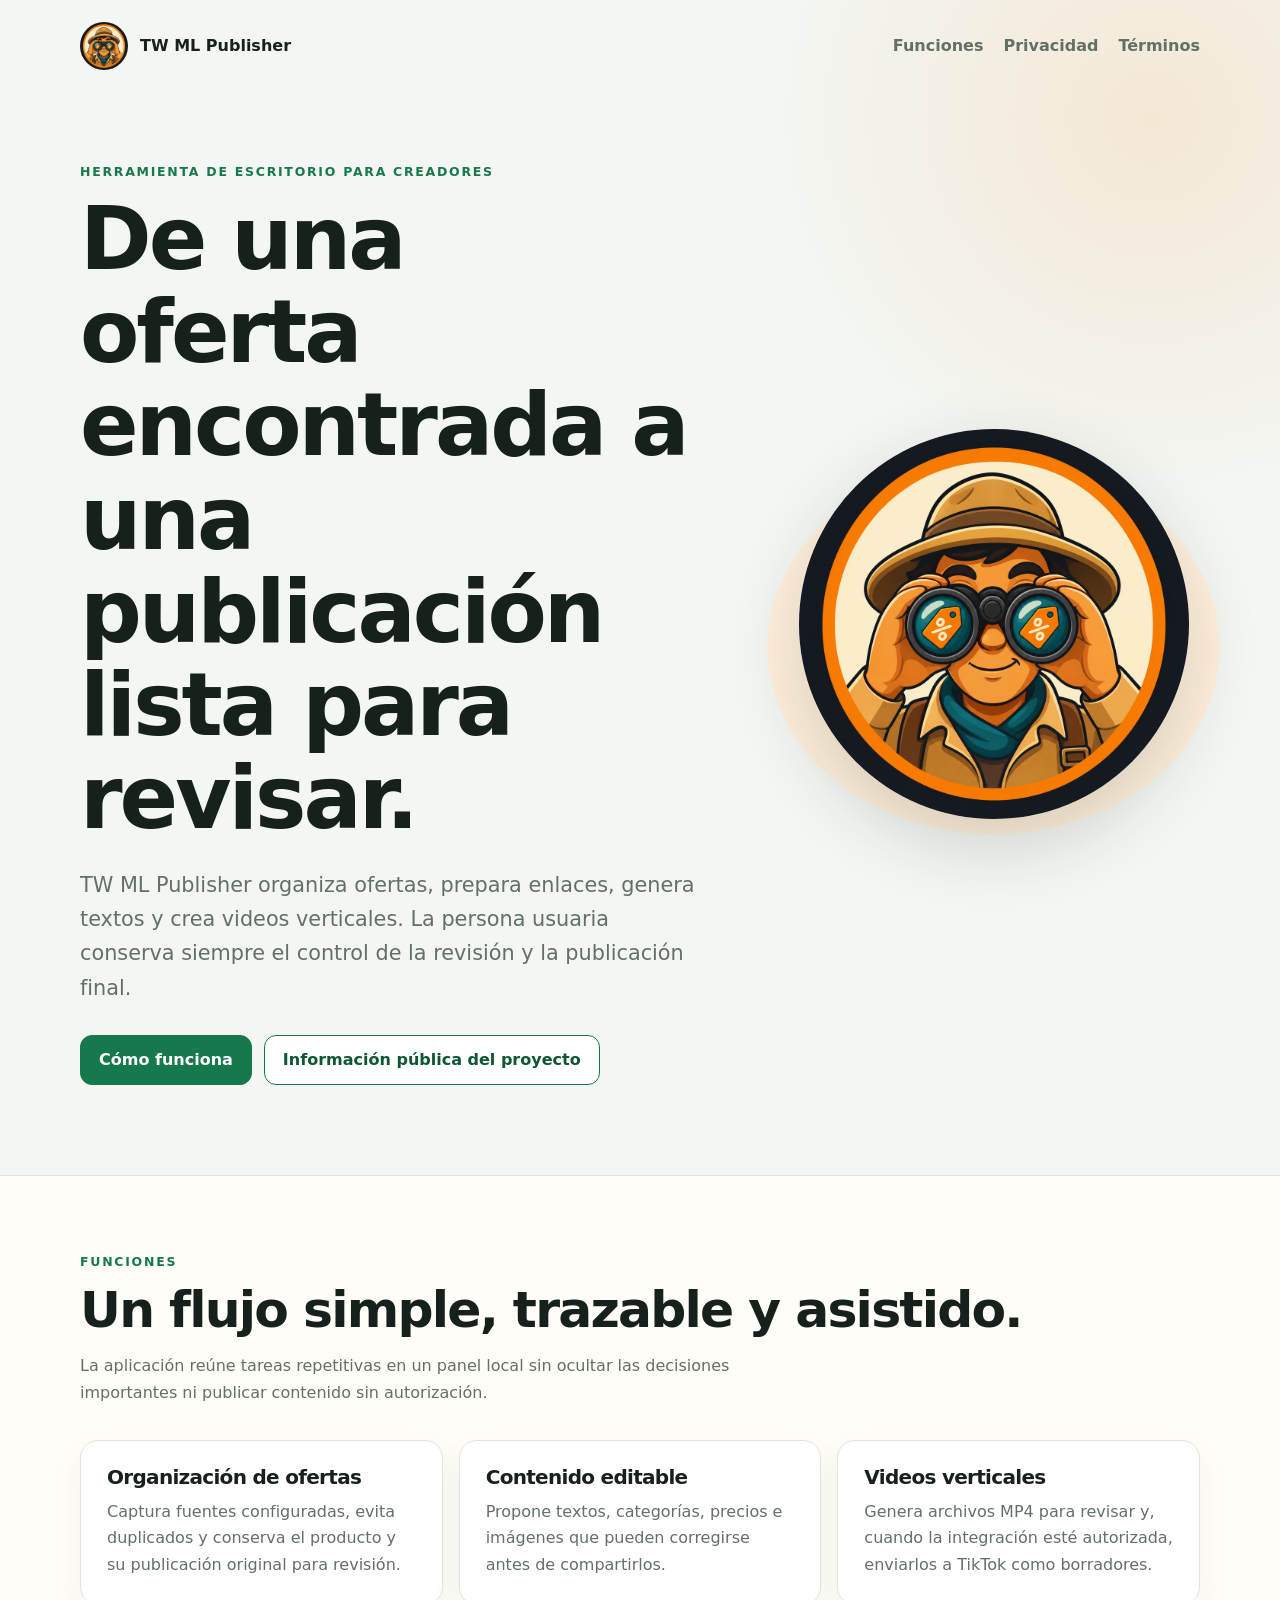
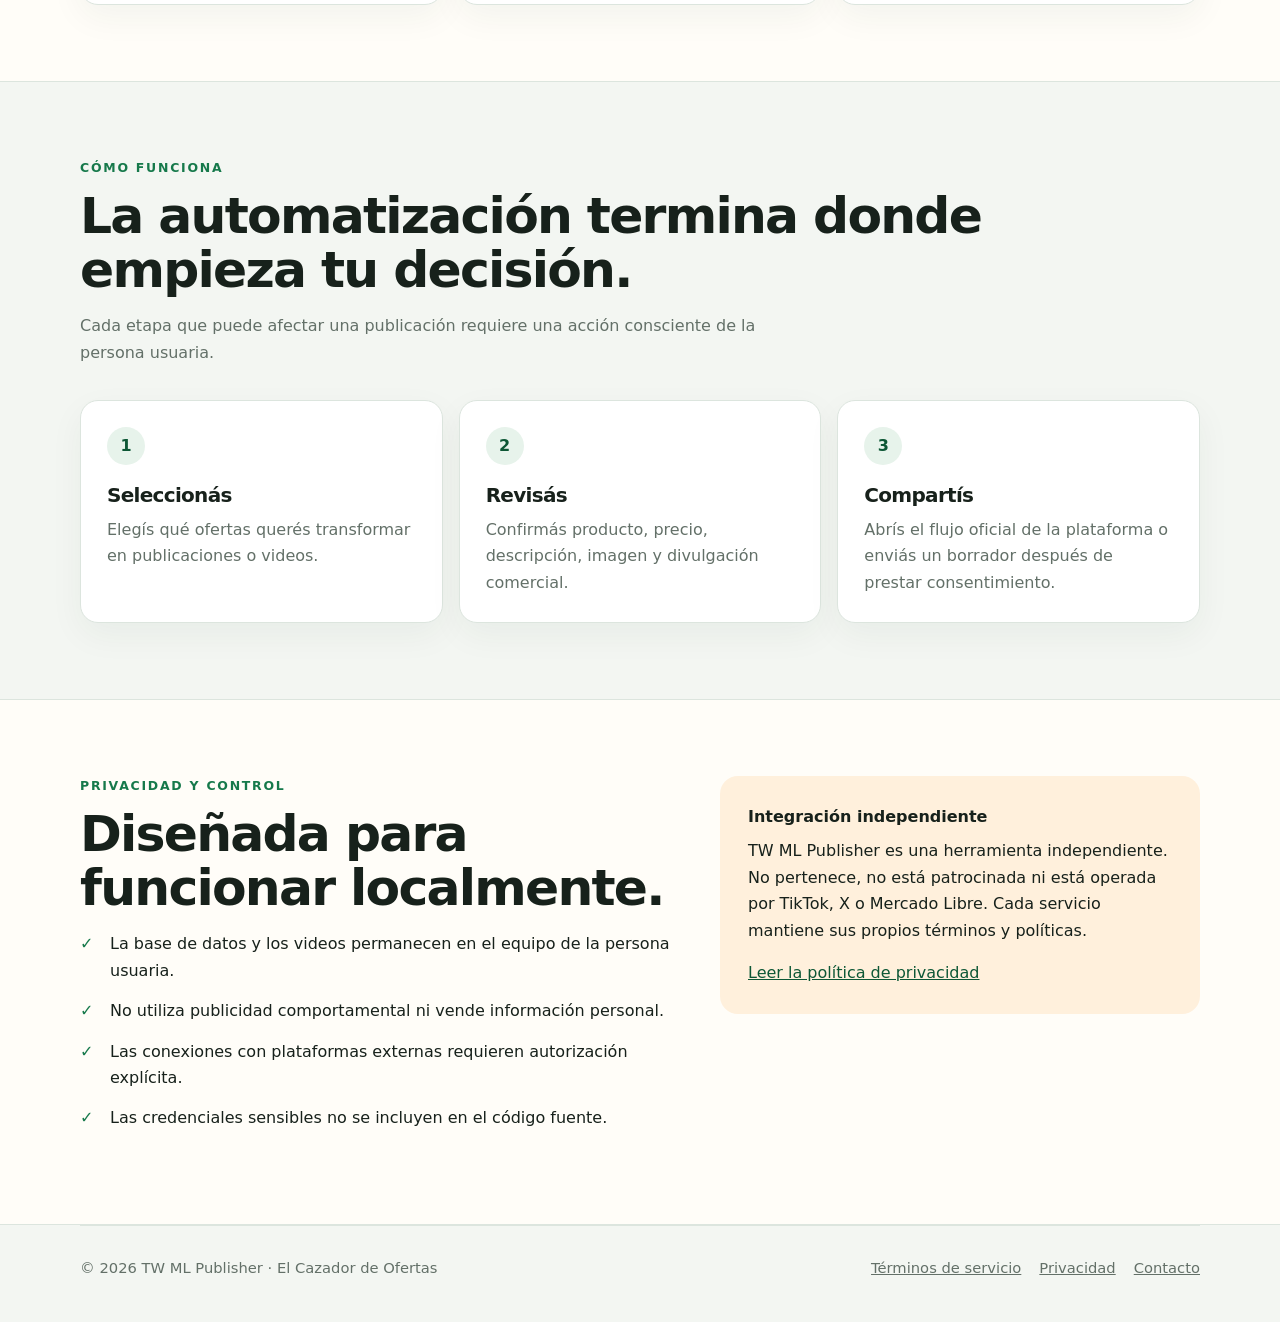
<file: index.html>
<!doctype html>
<html lang="es">
  <head>
    <meta charset="utf-8">
    <meta name="viewport" content="width=device-width, initial-scale=1">
    <meta name="description" content="TW ML Publisher ayuda a creadores y afiliados a organizar ofertas y preparar publicaciones y videos con revisión humana.">
    <title>TW ML Publisher · Publicaciones de ofertas con control humano</title>
    <link rel="icon" href="images/02-cazador-mascota-1024.png">
    <link rel="stylesheet" href="styles.css">
  </head>
  <body>
    <header class="site-header">
      <a class="brand" href="./">
        <img src="images/02-cazador-mascota-1024.png" alt="Mascota de El Cazador de Ofertas">
        <span>TW ML Publisher</span>
      </a>
      <nav class="site-nav" aria-label="Navegación principal">
        <a href="#funciones">Funciones</a>
        <a href="#privacidad">Privacidad</a>
        <a href="terms.html">Términos</a>
      </nav>
    </header>

    <main>
      <section class="wrap hero">
        <div>
          <p class="eyebrow">Herramienta de escritorio para creadores</p>
          <h1>De una oferta encontrada a una publicación lista para revisar.</h1>
          <p class="lead">TW ML Publisher organiza ofertas, prepara enlaces, genera textos y crea videos verticales. La persona usuaria conserva siempre el control de la revisión y la publicación final.</p>
          <div class="actions">
            <a class="button primary" href="#como-funciona">Cómo funciona</a>
            <a class="button" href="https://github.com/seba-montero/tw-ml-publisher-site">Información pública del proyecto</a>
          </div>
        </div>
        <div class="hero-art">
          <img src="images/02-cazador-mascota-1024.png" alt="Cazador de ofertas observando descuentos con binoculares">
        </div>
      </section>

      <section id="funciones" class="section tinted">
        <div class="wrap">
          <p class="eyebrow">Funciones</p>
          <h2>Un flujo simple, trazable y asistido.</h2>
          <p class="section-intro">La aplicación reúne tareas repetitivas en un panel local sin ocultar las decisiones importantes ni publicar contenido sin autorización.</p>
          <div class="grid">
            <article class="card">
              <h3>Organización de ofertas</h3>
              <p>Captura fuentes configuradas, evita duplicados y conserva el producto y su publicación original para revisión.</p>
            </article>
            <article class="card">
              <h3>Contenido editable</h3>
              <p>Propone textos, categorías, precios e imágenes que pueden corregirse antes de compartirlos.</p>
            </article>
            <article class="card">
              <h3>Videos verticales</h3>
              <p>Genera archivos MP4 para revisar y, cuando la integración esté autorizada, enviarlos a TikTok como borradores.</p>
            </article>
          </div>
        </div>
      </section>

      <section id="como-funciona" class="wrap section">
        <p class="eyebrow">Cómo funciona</p>
        <h2>La automatización termina donde empieza tu decisión.</h2>
        <p class="section-intro">Cada etapa que puede afectar una publicación requiere una acción consciente de la persona usuaria.</p>
        <div class="grid">
          <article class="card">
            <span class="step-number">1</span>
            <h3>Seleccionás</h3>
            <p>Elegís qué ofertas querés transformar en publicaciones o videos.</p>
          </article>
          <article class="card">
            <span class="step-number">2</span>
            <h3>Revisás</h3>
            <p>Confirmás producto, precio, descripción, imagen y divulgación comercial.</p>
          </article>
          <article class="card">
            <span class="step-number">3</span>
            <h3>Compartís</h3>
            <p>Abrís el flujo oficial de la plataforma o enviás un borrador después de prestar consentimiento.</p>
          </article>
        </div>
      </section>

      <section id="privacidad" class="section tinted">
        <div class="wrap trust">
          <div>
            <p class="eyebrow">Privacidad y control</p>
            <h2>Diseñada para funcionar localmente.</h2>
            <ul class="trust-list">
              <li>La base de datos y los videos permanecen en el equipo de la persona usuaria.</li>
              <li>No utiliza publicidad comportamental ni vende información personal.</li>
              <li>Las conexiones con plataformas externas requieren autorización explícita.</li>
              <li>Las credenciales sensibles no se incluyen en el código fuente.</li>
            </ul>
          </div>
          <aside class="notice-box">
            <strong>Integración independiente</strong>
            <p>TW ML Publisher es una herramienta independiente. No pertenece, no está patrocinada ni está operada por TikTok, X o Mercado Libre. Cada servicio mantiene sus propios términos y políticas.</p>
            <a href="privacy.html">Leer la política de privacidad</a>
          </aside>
        </div>
      </section>
    </main>

    <footer class="site-footer">
      <span>© 2026 TW ML Publisher · El Cazador de Ofertas</span>
      <div class="footer-links">
        <a href="terms.html">Términos de servicio</a>
        <a href="privacy.html">Privacidad</a>
        <a href="https://github.com/seba-montero/tw-ml-publisher-site/issues">Contacto</a>
      </div>
    </footer>
  </body>
</html>
</file>
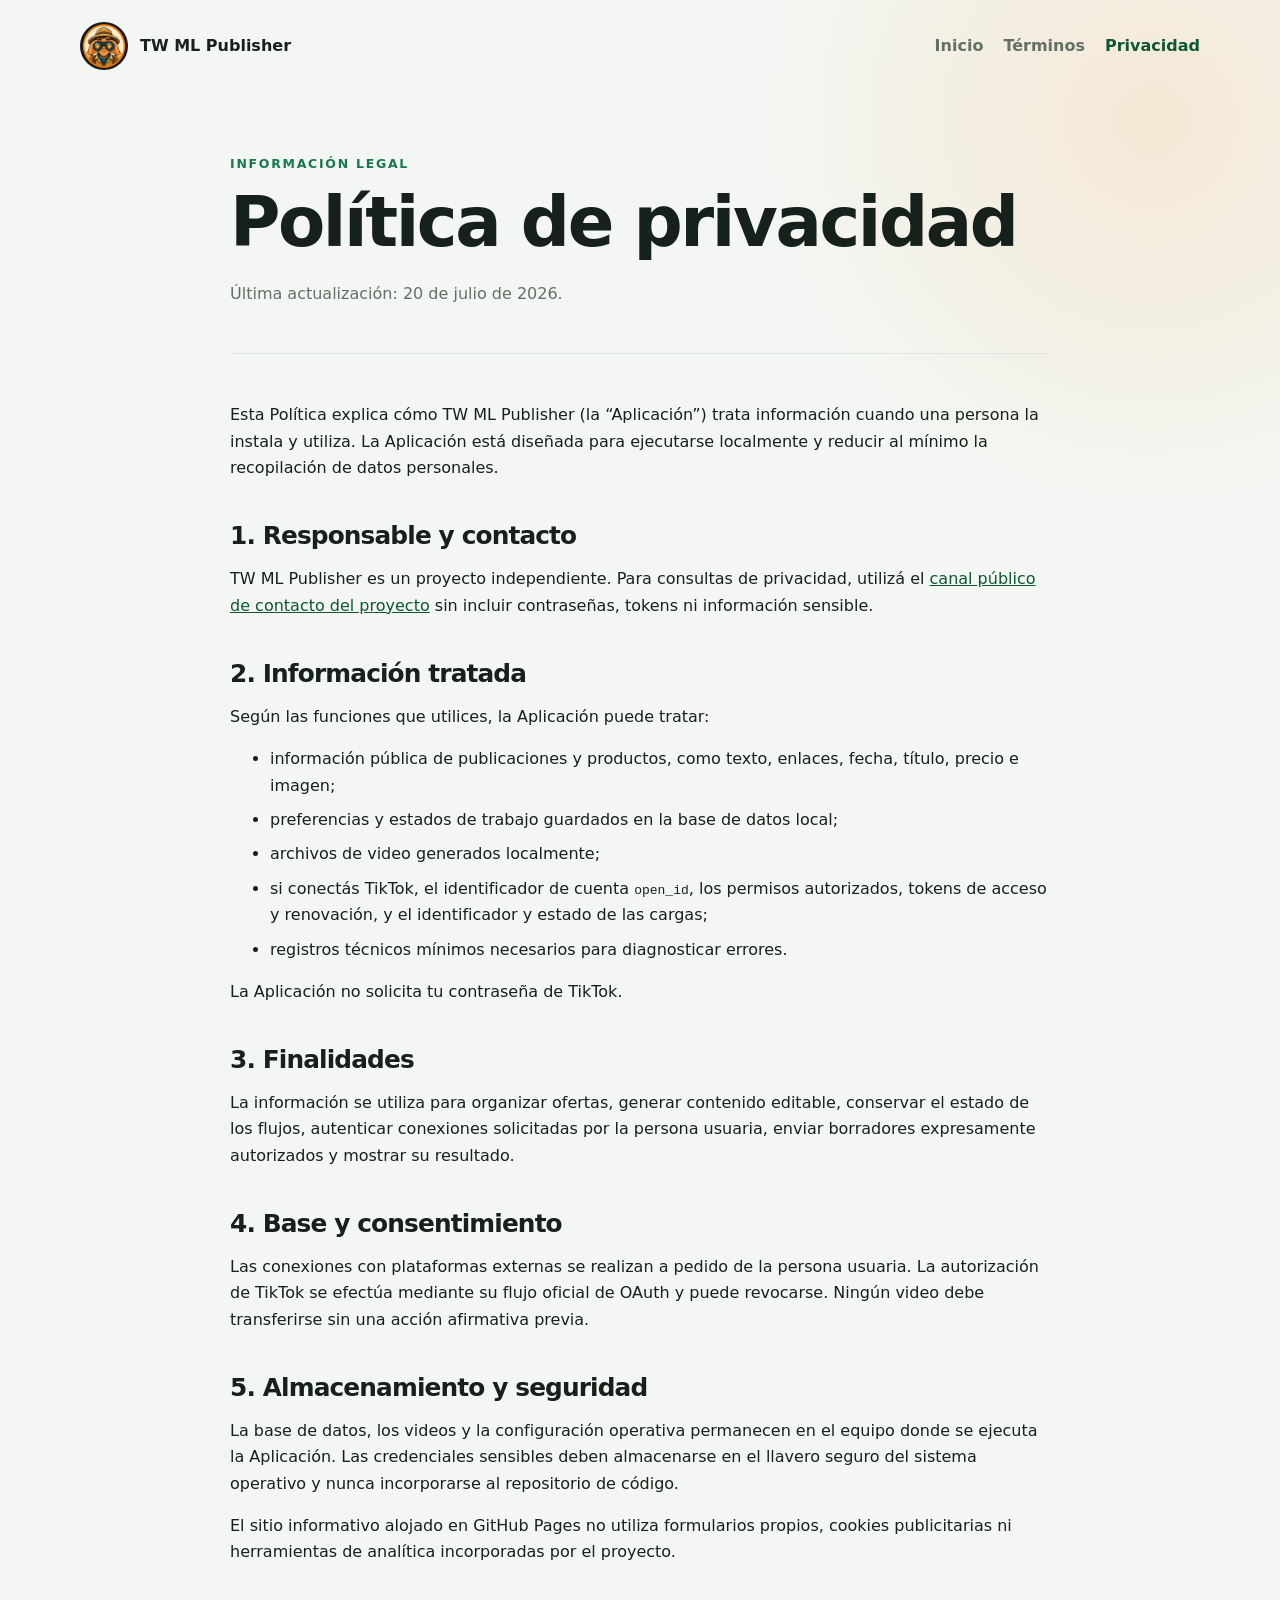
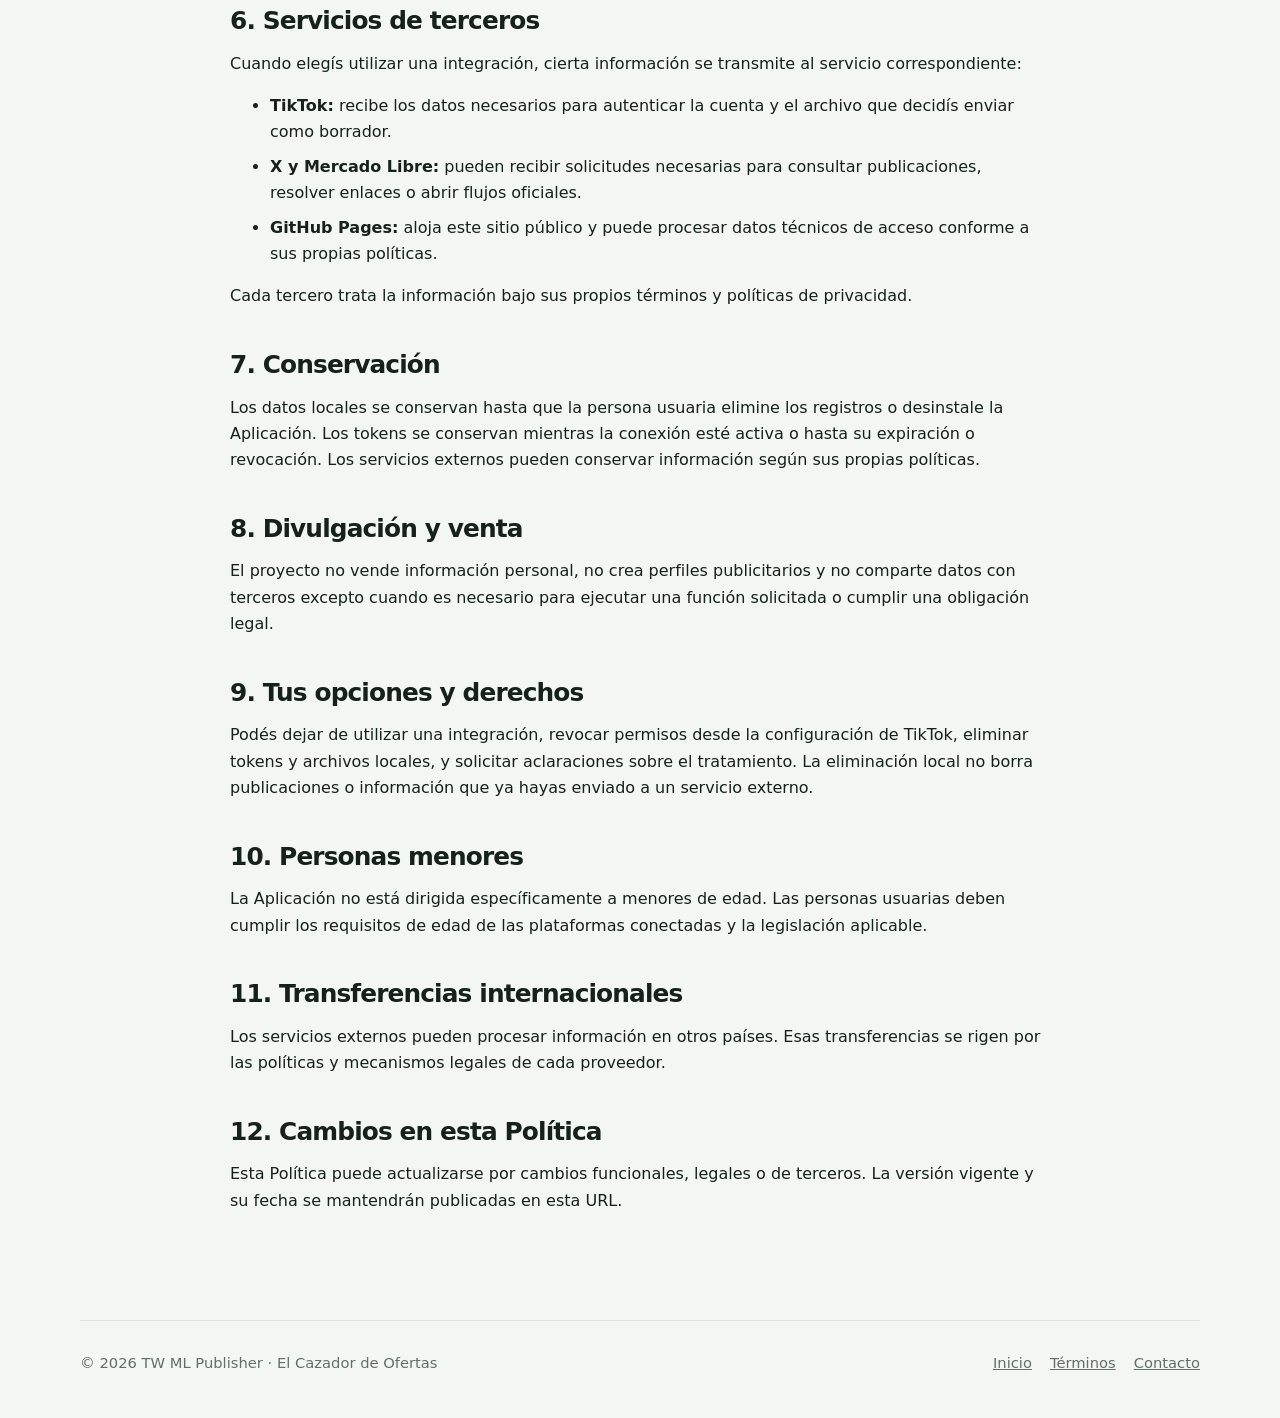
<file: privacy.html>
<!doctype html>
<html lang="es">
  <head>
    <meta charset="utf-8">
    <meta name="viewport" content="width=device-width, initial-scale=1">
    <meta name="description" content="Política de privacidad de TW ML Publisher.">
    <title>Política de privacidad · TW ML Publisher</title>
    <link rel="icon" href="images/02-cazador-mascota-1024.png">
    <link rel="stylesheet" href="styles.css">
  </head>
  <body>
    <header class="site-header">
      <a class="brand" href="./">
        <img src="images/02-cazador-mascota-1024.png" alt="Mascota de El Cazador de Ofertas">
        <span>TW ML Publisher</span>
      </a>
      <nav class="site-nav" aria-label="Navegación principal">
        <a href="./">Inicio</a>
        <a href="terms.html">Términos</a>
        <a href="privacy.html" aria-current="page">Privacidad</a>
      </nav>
    </header>

    <main class="wrap legal">
      <header class="legal-header">
        <p class="eyebrow">Información legal</p>
        <h1>Política de privacidad</h1>
        <p class="updated">Última actualización: 20 de julio de 2026.</p>
      </header>

      <p>Esta Política explica cómo TW ML Publisher (la “Aplicación”) trata información cuando una persona la instala y utiliza. La Aplicación está diseñada para ejecutarse localmente y reducir al mínimo la recopilación de datos personales.</p>

      <h2>1. Responsable y contacto</h2>
      <p>TW ML Publisher es un proyecto independiente. Para consultas de privacidad, utilizá el <a href="https://github.com/seba-montero/tw-ml-publisher-site/issues">canal público de contacto del proyecto</a> sin incluir contraseñas, tokens ni información sensible.</p>

      <h2>2. Información tratada</h2>
      <p>Según las funciones que utilices, la Aplicación puede tratar:</p>
      <ul>
        <li>información pública de publicaciones y productos, como texto, enlaces, fecha, título, precio e imagen;</li>
        <li>preferencias y estados de trabajo guardados en la base de datos local;</li>
        <li>archivos de video generados localmente;</li>
        <li>si conectás TikTok, el identificador de cuenta <code>open_id</code>, los permisos autorizados, tokens de acceso y renovación, y el identificador y estado de las cargas;</li>
        <li>registros técnicos mínimos necesarios para diagnosticar errores.</li>
      </ul>
      <p>La Aplicación no solicita tu contraseña de TikTok.</p>

      <h2>3. Finalidades</h2>
      <p>La información se utiliza para organizar ofertas, generar contenido editable, conservar el estado de los flujos, autenticar conexiones solicitadas por la persona usuaria, enviar borradores expresamente autorizados y mostrar su resultado.</p>

      <h2>4. Base y consentimiento</h2>
      <p>Las conexiones con plataformas externas se realizan a pedido de la persona usuaria. La autorización de TikTok se efectúa mediante su flujo oficial de OAuth y puede revocarse. Ningún video debe transferirse sin una acción afirmativa previa.</p>

      <h2>5. Almacenamiento y seguridad</h2>
      <p>La base de datos, los videos y la configuración operativa permanecen en el equipo donde se ejecuta la Aplicación. Las credenciales sensibles deben almacenarse en el llavero seguro del sistema operativo y nunca incorporarse al repositorio de código.</p>
      <p>El sitio informativo alojado en GitHub Pages no utiliza formularios propios, cookies publicitarias ni herramientas de analítica incorporadas por el proyecto.</p>

      <h2>6. Servicios de terceros</h2>
      <p>Cuando elegís utilizar una integración, cierta información se transmite al servicio correspondiente:</p>
      <ul>
        <li><strong>TikTok:</strong> recibe los datos necesarios para autenticar la cuenta y el archivo que decidís enviar como borrador.</li>
        <li><strong>X y Mercado Libre:</strong> pueden recibir solicitudes necesarias para consultar publicaciones, resolver enlaces o abrir flujos oficiales.</li>
        <li><strong>GitHub Pages:</strong> aloja este sitio público y puede procesar datos técnicos de acceso conforme a sus propias políticas.</li>
      </ul>
      <p>Cada tercero trata la información bajo sus propios términos y políticas de privacidad.</p>

      <h2>7. Conservación</h2>
      <p>Los datos locales se conservan hasta que la persona usuaria elimine los registros o desinstale la Aplicación. Los tokens se conservan mientras la conexión esté activa o hasta su expiración o revocación. Los servicios externos pueden conservar información según sus propias políticas.</p>

      <h2>8. Divulgación y venta</h2>
      <p>El proyecto no vende información personal, no crea perfiles publicitarios y no comparte datos con terceros excepto cuando es necesario para ejecutar una función solicitada o cumplir una obligación legal.</p>

      <h2>9. Tus opciones y derechos</h2>
      <p>Podés dejar de utilizar una integración, revocar permisos desde la configuración de TikTok, eliminar tokens y archivos locales, y solicitar aclaraciones sobre el tratamiento. La eliminación local no borra publicaciones o información que ya hayas enviado a un servicio externo.</p>

      <h2>10. Personas menores</h2>
      <p>La Aplicación no está dirigida específicamente a menores de edad. Las personas usuarias deben cumplir los requisitos de edad de las plataformas conectadas y la legislación aplicable.</p>

      <h2>11. Transferencias internacionales</h2>
      <p>Los servicios externos pueden procesar información en otros países. Esas transferencias se rigen por las políticas y mecanismos legales de cada proveedor.</p>

      <h2>12. Cambios en esta Política</h2>
      <p>Esta Política puede actualizarse por cambios funcionales, legales o de terceros. La versión vigente y su fecha se mantendrán publicadas en esta URL.</p>
    </main>

    <footer class="site-footer">
      <span>© 2026 TW ML Publisher · El Cazador de Ofertas</span>
      <div class="footer-links">
        <a href="./">Inicio</a>
        <a href="terms.html">Términos</a>
        <a href="https://github.com/seba-montero/tw-ml-publisher-site/issues">Contacto</a>
      </div>
    </footer>
  </body>
</html>
</file>
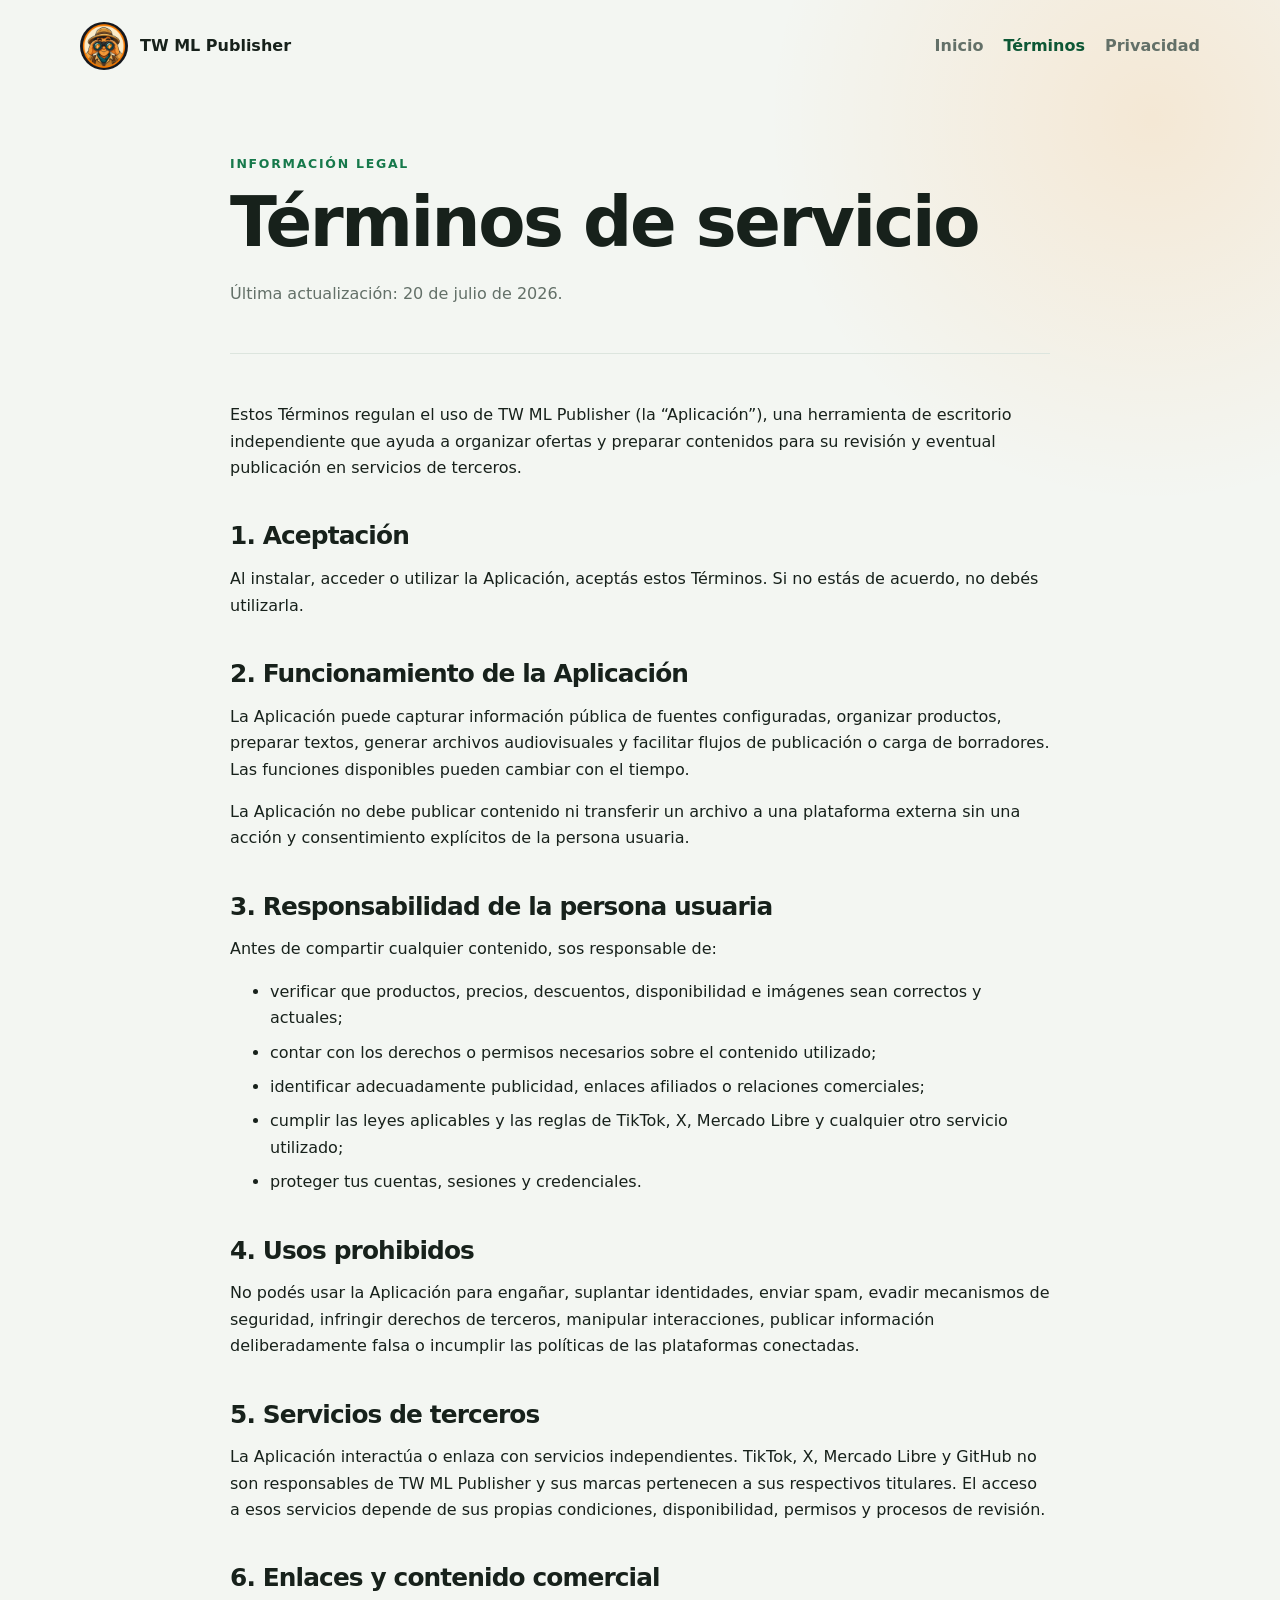
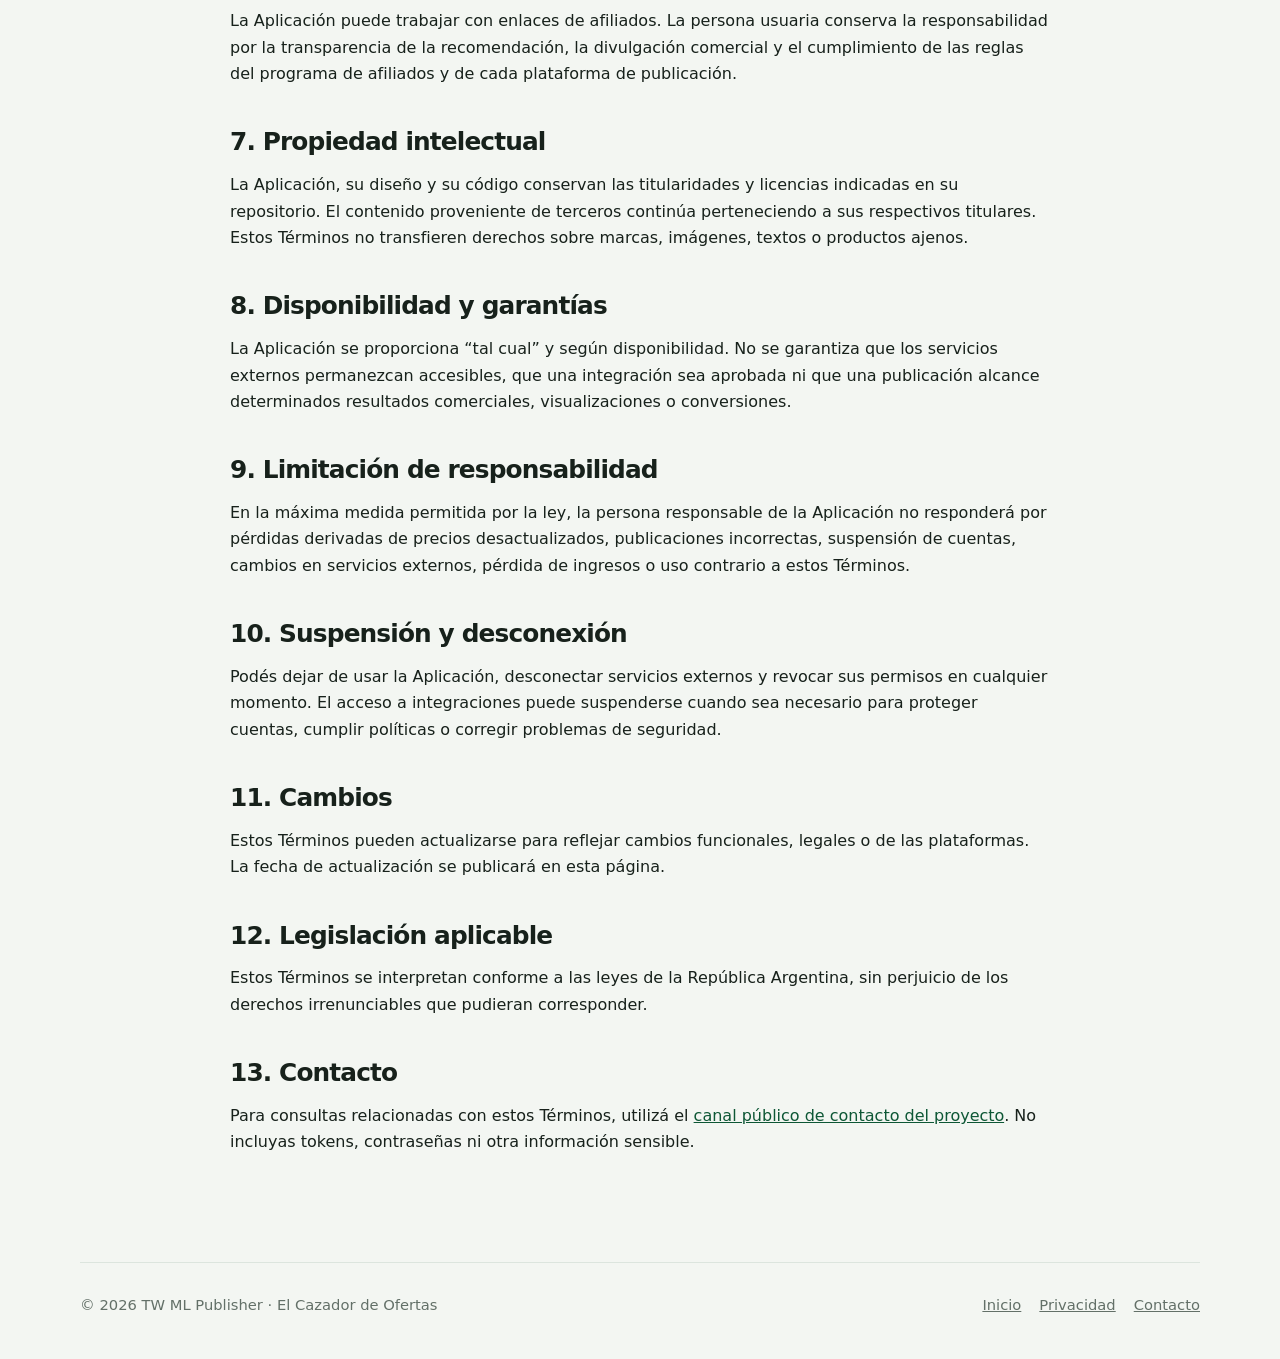
<file: terms.html>
<!doctype html>
<html lang="es">
  <head>
    <meta charset="utf-8">
    <meta name="viewport" content="width=device-width, initial-scale=1">
    <meta name="description" content="Términos de servicio de TW ML Publisher.">
    <title>Términos de servicio · TW ML Publisher</title>
    <link rel="icon" href="images/02-cazador-mascota-1024.png">
    <link rel="stylesheet" href="styles.css">
  </head>
  <body>
    <header class="site-header">
      <a class="brand" href="./">
        <img src="images/02-cazador-mascota-1024.png" alt="Mascota de El Cazador de Ofertas">
        <span>TW ML Publisher</span>
      </a>
      <nav class="site-nav" aria-label="Navegación principal">
        <a href="./">Inicio</a>
        <a href="terms.html" aria-current="page">Términos</a>
        <a href="privacy.html">Privacidad</a>
      </nav>
    </header>

    <main class="wrap legal">
      <header class="legal-header">
        <p class="eyebrow">Información legal</p>
        <h1>Términos de servicio</h1>
        <p class="updated">Última actualización: 20 de julio de 2026.</p>
      </header>

      <p>Estos Términos regulan el uso de TW ML Publisher (la “Aplicación”), una herramienta de escritorio independiente que ayuda a organizar ofertas y preparar contenidos para su revisión y eventual publicación en servicios de terceros.</p>

      <h2>1. Aceptación</h2>
      <p>Al instalar, acceder o utilizar la Aplicación, aceptás estos Términos. Si no estás de acuerdo, no debés utilizarla.</p>

      <h2>2. Funcionamiento de la Aplicación</h2>
      <p>La Aplicación puede capturar información pública de fuentes configuradas, organizar productos, preparar textos, generar archivos audiovisuales y facilitar flujos de publicación o carga de borradores. Las funciones disponibles pueden cambiar con el tiempo.</p>
      <p>La Aplicación no debe publicar contenido ni transferir un archivo a una plataforma externa sin una acción y consentimiento explícitos de la persona usuaria.</p>

      <h2>3. Responsabilidad de la persona usuaria</h2>
      <p>Antes de compartir cualquier contenido, sos responsable de:</p>
      <ul>
        <li>verificar que productos, precios, descuentos, disponibilidad e imágenes sean correctos y actuales;</li>
        <li>contar con los derechos o permisos necesarios sobre el contenido utilizado;</li>
        <li>identificar adecuadamente publicidad, enlaces afiliados o relaciones comerciales;</li>
        <li>cumplir las leyes aplicables y las reglas de TikTok, X, Mercado Libre y cualquier otro servicio utilizado;</li>
        <li>proteger tus cuentas, sesiones y credenciales.</li>
      </ul>

      <h2>4. Usos prohibidos</h2>
      <p>No podés usar la Aplicación para engañar, suplantar identidades, enviar spam, evadir mecanismos de seguridad, infringir derechos de terceros, manipular interacciones, publicar información deliberadamente falsa o incumplir las políticas de las plataformas conectadas.</p>

      <h2>5. Servicios de terceros</h2>
      <p>La Aplicación interactúa o enlaza con servicios independientes. TikTok, X, Mercado Libre y GitHub no son responsables de TW ML Publisher y sus marcas pertenecen a sus respectivos titulares. El acceso a esos servicios depende de sus propias condiciones, disponibilidad, permisos y procesos de revisión.</p>

      <h2>6. Enlaces y contenido comercial</h2>
      <p>La Aplicación puede trabajar con enlaces de afiliados. La persona usuaria conserva la responsabilidad por la transparencia de la recomendación, la divulgación comercial y el cumplimiento de las reglas del programa de afiliados y de cada plataforma de publicación.</p>

      <h2>7. Propiedad intelectual</h2>
      <p>La Aplicación, su diseño y su código conservan las titularidades y licencias indicadas en su repositorio. El contenido proveniente de terceros continúa perteneciendo a sus respectivos titulares. Estos Términos no transfieren derechos sobre marcas, imágenes, textos o productos ajenos.</p>

      <h2>8. Disponibilidad y garantías</h2>
      <p>La Aplicación se proporciona “tal cual” y según disponibilidad. No se garantiza que los servicios externos permanezcan accesibles, que una integración sea aprobada ni que una publicación alcance determinados resultados comerciales, visualizaciones o conversiones.</p>

      <h2>9. Limitación de responsabilidad</h2>
      <p>En la máxima medida permitida por la ley, la persona responsable de la Aplicación no responderá por pérdidas derivadas de precios desactualizados, publicaciones incorrectas, suspensión de cuentas, cambios en servicios externos, pérdida de ingresos o uso contrario a estos Términos.</p>

      <h2>10. Suspensión y desconexión</h2>
      <p>Podés dejar de usar la Aplicación, desconectar servicios externos y revocar sus permisos en cualquier momento. El acceso a integraciones puede suspenderse cuando sea necesario para proteger cuentas, cumplir políticas o corregir problemas de seguridad.</p>

      <h2>11. Cambios</h2>
      <p>Estos Términos pueden actualizarse para reflejar cambios funcionales, legales o de las plataformas. La fecha de actualización se publicará en esta página.</p>

      <h2>12. Legislación aplicable</h2>
      <p>Estos Términos se interpretan conforme a las leyes de la República Argentina, sin perjuicio de los derechos irrenunciables que pudieran corresponder.</p>

      <h2>13. Contacto</h2>
      <p>Para consultas relacionadas con estos Términos, utilizá el <a href="https://github.com/seba-montero/tw-ml-publisher-site/issues">canal público de contacto del proyecto</a>. No incluyas tokens, contraseñas ni otra información sensible.</p>
    </main>

    <footer class="site-footer">
      <span>© 2026 TW ML Publisher · El Cazador de Ofertas</span>
      <div class="footer-links">
        <a href="./">Inicio</a>
        <a href="privacy.html">Privacidad</a>
        <a href="https://github.com/seba-montero/tw-ml-publisher-site/issues">Contacto</a>
      </div>
    </footer>
  </body>
</html>
</file>
<file: styles.css>
:root {
  color-scheme: light;
  --ink: #17211b;
  --muted: #637068;
  --line: #dce5de;
  --paper: #fffdf8;
  --canvas: #f3f6f2;
  --green: #16794b;
  --green-dark: #0d5735;
  --green-soft: #e7f3eb;
  --orange: #ff8200;
  --orange-soft: #fff0dc;
  font-family: Inter, ui-sans-serif, system-ui, -apple-system, BlinkMacSystemFont, "Segoe UI", sans-serif;
}

* { box-sizing: border-box; }

html { scroll-behavior: smooth; }

body {
  margin: 0;
  color: var(--ink);
  background:
    radial-gradient(circle at 90% 4%, rgb(255 130 0 / 12%), transparent 24rem),
    var(--canvas);
  line-height: 1.65;
}

a { color: var(--green-dark); }
a:hover { color: var(--green); }

.site-header,
.site-footer,
.wrap {
  width: min(1120px, calc(100% - 32px));
  margin-inline: auto;
}

.site-header {
  display: flex;
  align-items: center;
  justify-content: space-between;
  gap: 24px;
  padding: 22px 0;
}

.brand {
  display: inline-flex;
  align-items: center;
  gap: 12px;
  color: var(--ink);
  font-weight: 850;
  text-decoration: none;
}

.brand img {
  width: 48px;
  height: 48px;
  border-radius: 50%;
}

.site-nav { display: flex; flex-wrap: wrap; gap: 20px; }
.site-nav a { color: var(--muted); font-weight: 700; text-decoration: none; }
.site-nav a:hover, .site-nav a[aria-current="page"] { color: var(--green-dark); }

.hero {
  display: grid;
  grid-template-columns: minmax(0, 1.2fr) minmax(280px, .8fr);
  align-items: center;
  gap: clamp(36px, 7vw, 88px);
  padding: 70px 0 90px;
}

.eyebrow {
  margin: 0 0 10px;
  color: var(--green);
  font-size: .78rem;
  font-weight: 850;
  letter-spacing: .14em;
  text-transform: uppercase;
}

h1, h2, h3 { margin-top: 0; line-height: 1.08; letter-spacing: -.035em; }
h1 { margin-bottom: 22px; font-size: clamp(2.7rem, 7vw, 5.4rem); }
h2 { margin-bottom: 16px; font-size: clamp(2rem, 4vw, 3.15rem); }
h3 { margin-bottom: 10px; font-size: 1.25rem; }
p { margin-top: 0; }
.lead { max-width: 700px; color: var(--muted); font-size: clamp(1.08rem, 2vw, 1.3rem); }

.actions { display: flex; flex-wrap: wrap; gap: 12px; margin-top: 30px; }
.button {
  display: inline-flex;
  align-items: center;
  justify-content: center;
  min-height: 46px;
  padding: 11px 18px;
  border: 1px solid var(--green);
  border-radius: 12px;
  color: var(--green-dark);
  background: #fff;
  font-weight: 800;
  text-decoration: none;
}
.button.primary { color: #fff; background: var(--green); }
.button:hover { color: var(--green-dark); background: var(--green-soft); }
.button.primary:hover { color: #fff; background: var(--green-dark); }

.hero-art { position: relative; justify-self: center; }
.hero-art::before {
  position: absolute;
  inset: 8% -8% -4%;
  z-index: -1;
  border-radius: 50%;
  background: var(--orange-soft);
  content: "";
}
.hero-art img {
  display: block;
  width: min(390px, 80vw);
  border-radius: 50%;
  box-shadow: 0 26px 70px rgb(31 44 35 / 18%);
}

.section { padding: 76px 0; }
.section.tinted { background: var(--paper); border-block: 1px solid var(--line); }
.section-intro { max-width: 690px; margin-bottom: 34px; color: var(--muted); }

.grid { display: grid; grid-template-columns: repeat(3, minmax(0, 1fr)); gap: 16px; }
.card {
  padding: 26px;
  border: 1px solid var(--line);
  border-radius: 18px;
  background: #fff;
  box-shadow: 0 12px 34px rgb(25 56 38 / 5%);
}
.card p { margin-bottom: 0; color: var(--muted); }
.step-number {
  display: inline-grid;
  width: 38px;
  height: 38px;
  margin-bottom: 20px;
  place-items: center;
  border-radius: 50%;
  color: var(--green-dark);
  background: var(--green-soft);
  font-weight: 900;
}

.trust {
  display: grid;
  grid-template-columns: minmax(0, 1fr) minmax(280px, .8fr);
  gap: 40px;
  align-items: start;
}
.trust-list { display: grid; gap: 14px; padding: 0; list-style: none; }
.trust-list li { padding-left: 30px; position: relative; }
.trust-list li::before { position: absolute; left: 0; color: var(--green); content: "✓"; font-weight: 900; }
.notice-box { padding: 28px; border-radius: 18px; background: var(--orange-soft); }
.notice-box strong { display: block; margin-bottom: 8px; }

.legal { max-width: 820px; padding: 62px 0 90px; }
.legal-header { margin-bottom: 48px; padding-bottom: 30px; border-bottom: 1px solid var(--line); }
.legal h1 { font-size: clamp(2.5rem, 6vw, 4.3rem); }
.legal h2 { margin-top: 42px; font-size: 1.55rem; }
.legal h3 { margin-top: 28px; font-size: 1.08rem; }
.legal li + li { margin-top: 8px; }
.legal .updated { color: var(--muted); }

.site-footer {
  display: flex;
  align-items: center;
  justify-content: space-between;
  gap: 20px;
  padding: 30px 0 42px;
  border-top: 1px solid var(--line);
  color: var(--muted);
  font-size: .92rem;
}
.footer-links { display: flex; flex-wrap: wrap; gap: 18px; }
.footer-links a { color: var(--muted); }

@media (max-width: 760px) {
  .site-header, .site-footer { align-items: flex-start; flex-direction: column; }
  .hero { grid-template-columns: 1fr; padding-top: 45px; }
  .hero-art { order: -1; }
  .hero-art img { width: min(280px, 70vw); }
  .grid, .trust { grid-template-columns: 1fr; }
  .section { padding: 58px 0; }
}
</file>
